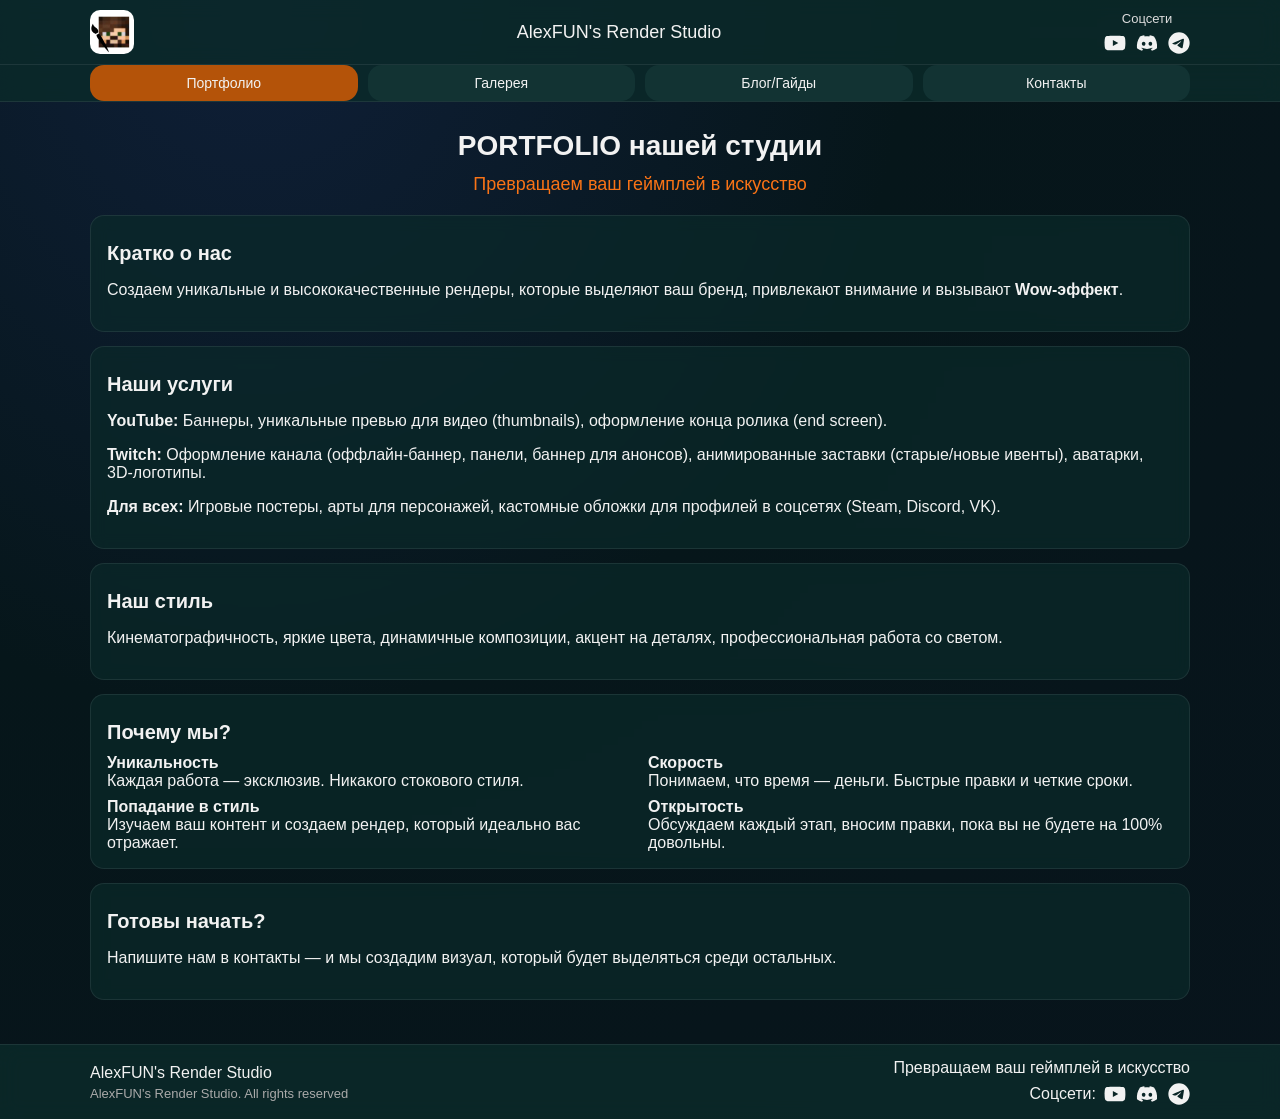
<file: index.html>
<!DOCTYPE html>
<html lang="ru">
<head>
  <meta charset="UTF-8">
  <meta name="viewport" content="width=device-width, initial-scale=1.0">
  <title>Портфолио</title>
  <link rel="stylesheet" href="style.css">
</head>
<body>

<div class="page">

  <header class="top-header">
    <div class="header-inner">

      <div class="brand-left">
        <img class="logo" src="img/logo.jpg" alt="logo">
      </div>

      <div class="brand-center">
        AlexFUN's Render Studio
      </div>

      <div class="social-top">
        <div class="social-label">Соцсети</div>
        <div class="social-icons">
          <a href="https://youtube.com/@alexfun_yt?si=rc8wTj687oJBsgTy" target="_blank" rel="noopener noreferrer">
            <svg class="social-icon" viewBox="0 0 576 512" aria-label="YouTube" role="img">
              <path d="M549.7 124.1C543.5 100.4 524.9 81.8 501.4 75.5 458.9 64 288.1 64 288.1 64S117.3 64 74.7 75.5C51.2 81.8 32.7 100.4 26.4 124.1 15 167 15 256.4 15 256.4s0 89.4 11.4 132.3c6.3 23.6 24.8 41.5 48.3 47.8 42.6 11.5 213.4 11.5 213.4 11.5s170.8 0 213.4-11.5c23.5-6.3 42-24.2 48.3-47.8 11.4-42.9 11.4-132.3 11.4-132.3s0-89.4-11.4-132.3zM232.2 337.6l0-162.4 142.7 81.2-142.7 81.2z"/>
            </svg>
          </a>
          <a href="https://discord.gg/whpRHEESE" target="_blank" rel="noopener noreferrer">
            <svg class="social-icon" viewBox="0 0 640 640" aria-label="Discord" role="img" fill="currentColor">
              <path d="M524.5 133.8C524.3 133.5 524.1 133.2 523.7 133.1C485.6 115.6 445.3 103.1 404 96C403.6 95.9 403.2 96 402.9 96.1C402.6 96.2 402.3 96.5 402.1 96.9C396.6 106.8 391.6 117.1 387.2 127.5C342.6 120.7 297.3 120.7 252.8 127.5C248.3 117 243.3 106.8 237.7 96.9C237.5 96.6 237.2 96.3 236.9 96.1C236.6 95.9 236.2 95.9 235.8 95.9C194.5 103 154.2 115.5 116.1 133C115.8 133.1 115.5 133.4 115.3 133.7C39.1 247.5 18.2 358.6 28.4 468.2C28.4 468.5 28.5 468.7 28.6 469C28.7 469.3 28.9 469.4 29.1 469.6C73.5 502.5 123.1 527.6 175.9 543.8C176.3 543.9 176.7 543.9 177 543.8C177.3 543.7 177.7 543.4 177.9 543.1C189.2 527.7 199.3 511.3 207.9 494.3C208 494.1 208.1 493.8 208.1 493.5C208.1 493.2 208.1 493 208 492.7C207.9 492.4 207.8 492.2 207.6 492.1C207.4 492 207.2 491.8 206.9 491.7C191.1 485.6 175.7 478.3 161 469.8C160.7 469.6 160.5 469.4 160.3 469.2C160.1 469 160 468.6 160 468.3C160 468 160 467.7 160.2 467.4C160.4 467.1 160.5 466.9 160.8 466.7C163.9 464.4 167 462 169.9 459.6C170.2 459.4 170.5 459.2 170.8 459.2C171.1 459.2 171.5 459.2 171.8 459.3C268 503.2 372.2 503.2 467.3 459.3C467.6 459.2 468 459.1 468.3 459.1C468.6 459.1 469 459.3 469.2 459.5C472.1 461.9 475.2 464.4 478.3 466.7C478.5 466.9 478.7 467.1 478.9 467.4C479.1 467.7 479.1 468 479.1 468.3C479.1 468.6 479 468.9 478.8 469.2C478.6 469.5 478.4 469.7 478.2 469.8C463.5 478.4 448.2 485.7 432.3 491.6C432.1 491.7 431.8 491.8 431.6 492C431.4 492.2 431.3 492.4 431.2 492.7C431.1 493 431.1 493.2 431.1 493.5C431.1 493.8 431.2 494 431.3 494.3C440.1 511.3 450.1 527.6 461.3 543.1C461.5 543.4 461.9 543.7 462.2 543.8C462.5 543.9 463 543.9 463.3 543.8C516.2 527.6 565.9 502.5 610.4 469.6C610.6 469.4 610.8 469.2 610.9 469C611 468.8 611.1 468.5 611.1 468.2C623.4 341.4 590.6 231.3 524.2 133.7zM222.5 401.5C193.5 401.5 169.7 374.9 169.7 342.3C169.7 309.7 193.1 283.1 222.5 283.1C252.2 283.1 275.8 309.9 275.3 342.3C275.3 375 251.9 401.5 222.5 401.5zM417.9 401.5C388.9 401.5 365.1 374.9 365.1 342.3C365.1 309.7 388.5 283.1 417.9 283.1C447.6 283.1 471.2 309.9 470.7 342.3C470.7 375 447.5 401.5 417.9 401.5z"/>
            </svg>
          </a>
          <a href="https://t.me/AlexFUNRenderStudio" target="_blank" rel="noopener noreferrer">
            <svg class="social-icon" viewBox="0 0 512 512" aria-label="Telegram" role="img">
              <path d="M256 8a248 248 0 1 0 0 496 248 248 0 1 0 0-496zM371 176.7c-3.7 39.2-19.9 134.4-28.1 178.3-3.5 18.6-10.3 24.8-16.9 25.4-14.4 1.3-25.3-9.5-39.3-18.7-21.8-14.3-34.2-23.2-55.3-37.2-24.5-16.1-8.6-25 5.3-39.5 3.7-3.8 67.1-61.5 68.3-66.7 .2-.7 .3-3.1-1.2-4.4s-3.6-.8-5.1-.5c-2.2 .5-37.1 23.5-104.6 69.1-9.9 6.8-18.9 10.1-26.9 9.9-8.9-.2-25.9-5-38.6-9.1-15.5-5-27.9-7.7-26.8-16.3 .6-4.5 6.7-9 18.4-13.7 72.3-31.5 120.5-52.3 144.6-62.3 68.9-28.6 83.2-33.6 92.5-33.8 2.1 0 6.6 .5 9.6 2.9 2 1.7 3.2 4.1 3.5 6.7 .5 3.2 .6 6.5 .4 9.8z"/>
            </svg>
          </a>
        </div>
      </div>

    </div>
  </header>

  <nav class="nav-row">
    <div class="nav-inner">
      <div class="nav-links">
        <a class="pill active" href="index.html">Портфолио</a>
        <a class="pill" href="gallery.html">Галерея</a>
        <a class="pill" href="blog.html">Блог/Гайды</a>
        <a class="pill" href="contacts.html">Контакты</a>
      </div>
    </div>
  </nav>

  <main class="content">

    <h1 class="center">PORTFOLIO нашей студии</h1>
    <p class="center subtitle">Превращаем ваш геймплей в искусство</p>

    <div class="card">
      <h2>Кратко о нас</h2>
      <p>Создаем уникальные и высококачественные рендеры, которые выделяют ваш бренд, привлекают внимание и вызывают <b>Wow-эффект</b>.</p>
    </div>

    <div class="card">
      <h2>Наши услуги</h2>
      <p><b>YouTube:</b> Баннеры, уникальные превью для видео (thumbnails), оформление конца ролика (end screen).</p>
      <p><b>Twitch:</b> Оформление канала (оффлайн-баннер, панели, баннер для анонсов), анимированные заставки (старые/новые ивенты), аватарки, 3D-логотипы.</p>
      <p><b>Для всех:</b> Игровые постеры, арты для персонажей, кастомные обложки для профилей в соцсетях (Steam, Discord, VK).</p>
    </div>

    <div class="card">
      <h2>Наш стиль</h2>
      <p>Кинематографичность, яркие цвета, динамичные композиции, акцент на деталях, профессиональная работа со светом.</p>
    </div>

    <div class="card">
      <h2>Почему мы?</h2>
      <div class="grid-2">
        <div>
          <b>Уникальность</b><br>
          Каждая работа — эксклюзив. Никакого стокового стиля.
        </div>
        <div>
          <b>Скорость</b><br>
          Понимаем, что время — деньги. Быстрые правки и четкие сроки.
        </div>
        <div>
          <b>Попадание в стиль</b><br>
          Изучаем ваш контент и создаем рендер, который идеально вас отражает.
        </div>
        <div>
          <b>Открытость</b><br>
          Обсуждаем каждый этап, вносим правки, пока вы не будете на 100% довольны.
        </div>
      </div>
    </div>

    <div class="card">
      <h2>Готовы начать?</h2>
      <p>Напишите нам в контакты — и мы создадим визуал, который будет выделяться среди остальных.</p>
    </div>

  </main>

  <footer class="footer">
    <div class="footer-inner">
      <div class="footer-left">
        <div class="footer-brand">AlexFUN's Render Studio</div>
        <div class="copyright">AlexFUN's Render Studio. All rights reserved</div>
      </div>

      <div class="footer-right">
        <div>Превращаем ваш геймплей в искусство</div>
        <div class="footer-social">
          Соцсети:
          <div class="social-icons">
            <a href="https://youtube.com/@alexfun_yt?si=rc8wTj687oJBsgTy" target="_blank" rel="noopener noreferrer">
              <svg class="social-icon" viewBox="0 0 576 512" aria-label="YouTube" role="img">
                <path d="M549.7 124.1C543.5 100.4 524.9 81.8 501.4 75.5 458.9 64 288.1 64 288.1 64S117.3 64 74.7 75.5C51.2 81.8 32.7 100.4 26.4 124.1 15 167 15 256.4 15 256.4s0 89.4 11.4 132.3c6.3 23.6 24.8 41.5 48.3 47.8 42.6 11.5 213.4 11.5 213.4 11.5s170.8 0 213.4-11.5c23.5-6.3 42-24.2 48.3-47.8 11.4-42.9 11.4-132.3 11.4-132.3s0-89.4-11.4-132.3zM232.2 337.6l0-162.4 142.7 81.2-142.7 81.2z"/>
              </svg>
            </a>
            <a href="https://discord.gg/whpRHEESE" target="_blank" rel="noopener noreferrer">
              <svg class="social-icon" viewBox="0 0 640 640" aria-label="Discord" role="img" fill="currentColor">
                <path d="M524.5 133.8C524.3 133.5 524.1 133.2 523.7 133.1C485.6 115.6 445.3 103.1 404 96C403.6 95.9 403.2 96 402.9 96.1C402.6 96.2 402.3 96.5 402.1 96.9C396.6 106.8 391.6 117.1 387.2 127.5C342.6 120.7 297.3 120.7 252.8 127.5C248.3 117 243.3 106.8 237.7 96.9C237.5 96.6 237.2 96.3 236.9 96.1C236.6 95.9 236.2 95.9 235.8 95.9C194.5 103 154.2 115.5 116.1 133C115.8 133.1 115.5 133.4 115.3 133.7C39.1 247.5 18.2 358.6 28.4 468.2C28.4 468.5 28.5 468.7 28.6 469C28.7 469.3 28.9 469.4 29.1 469.6C73.5 502.5 123.1 527.6 175.9 543.8C176.3 543.9 176.7 543.9 177 543.8C177.3 543.7 177.7 543.4 177.9 543.1C189.2 527.7 199.3 511.3 207.9 494.3C208 494.1 208.1 493.8 208.1 493.5C208.1 493.2 208.1 493 208 492.7C207.9 492.4 207.8 492.2 207.6 492.1C207.4 492 207.2 491.8 206.9 491.7C191.1 485.6 175.7 478.3 161 469.8C160.7 469.6 160.5 469.4 160.3 469.2C160.1 469 160 468.6 160 468.3C160 468 160 467.7 160.2 467.4C160.4 467.1 160.5 466.9 160.8 466.7C163.9 464.4 167 462 169.9 459.6C170.2 459.4 170.5 459.2 170.8 459.2C171.1 459.2 171.5 459.2 171.8 459.3C268 503.2 372.2 503.2 467.3 459.3C467.6 459.2 468 459.1 468.3 459.1C468.6 459.1 469 459.3 469.2 459.5C472.1 461.9 475.2 464.4 478.3 466.7C478.5 466.9 478.7 467.1 478.9 467.4C479.1 467.7 479.1 468 479.1 468.3C479.1 468.6 479 468.9 478.8 469.2C478.6 469.5 478.4 469.7 478.2 469.8C463.5 478.4 448.2 485.7 432.3 491.6C432.1 491.7 431.8 491.8 431.6 492C431.4 492.2 431.3 492.4 431.2 492.7C431.1 493 431.1 493.2 431.1 493.5C431.1 493.8 431.2 494 431.3 494.3C440.1 511.3 450.1 527.6 461.3 543.1C461.5 543.4 461.9 543.7 462.2 543.8C462.5 543.9 463 543.9 463.3 543.8C516.2 527.6 565.9 502.5 610.4 469.6C610.6 469.4 610.8 469.2 610.9 469C611 468.8 611.1 468.5 611.1 468.2C623.4 341.4 590.6 231.3 524.2 133.7zM222.5 401.5C193.5 401.5 169.7 374.9 169.7 342.3C169.7 309.7 193.1 283.1 222.5 283.1C252.2 283.1 275.8 309.9 275.3 342.3C275.3 375 251.9 401.5 222.5 401.5zM417.9 401.5C388.9 401.5 365.1 374.9 365.1 342.3C365.1 309.7 388.5 283.1 417.9 283.1C447.6 283.1 471.2 309.9 470.7 342.3C470.7 375 447.5 401.5 417.9 401.5z"/>
              </svg>
            </a>
            <a href="https://t.me/AlexFUNRenderStudio" target="_blank" rel="noopener noreferrer">
              <svg class="social-icon" viewBox="0 0 512 512" aria-label="Telegram" role="img">
                <path d="M256 8a248 248 0 1 0 0 496 248 248 0 1 0 0-496zM371 176.7c-3.7 39.2-19.9 134.4-28.1 178.3-3.5 18.6-10.3 24.8-16.9 25.4-14.4 1.3-25.3-9.5-39.3-18.7-21.8-14.3-34.2-23.2-55.3-37.2-24.5-16.1-8.6-25 5.3-39.5 3.7-3.8 67.1-61.5 68.3-66.7 .2-.7 .3-3.1-1.2-4.4s-3.6-.8-5.1-.5c-2.2 .5-37.1 23.5-104.6 69.1-9.9 6.8-18.9 10.1-26.9 9.9-8.9-.2-25.9-5-38.6-9.1-15.5-5-27.9-7.7-26.8-16.3 .6-4.5 6.7-9 18.4-13.7 72.3-31.5 120.5-52.3 144.6-62.3 68.9-28.6 83.2-33.6 92.5-33.8 2.1 0 6.6 .5 9.6 2.9 2 1.7 3.2 4.1 3.5 6.7 .5 3.2 .6 6.5 .4 9.8z"/>
              </svg>
            </a>
          </div>
        </div>
      </div>
    </div>
  </footer>

</div>

</body>
</html>
</file>
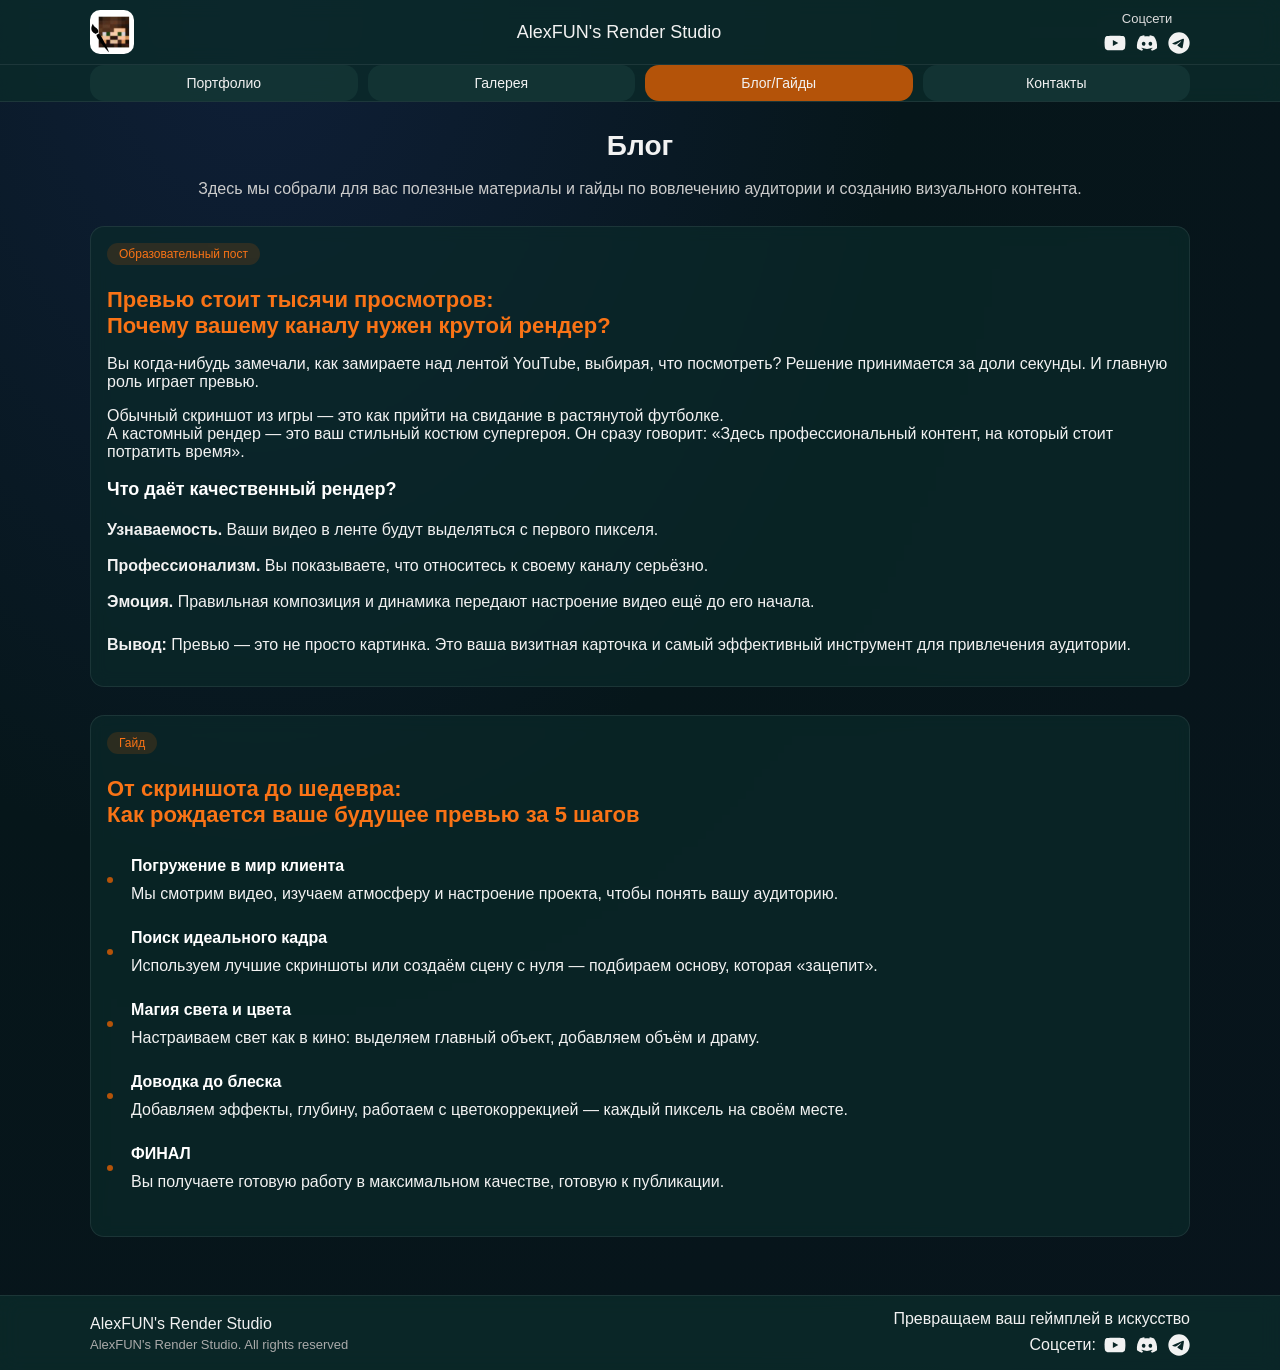
<file: blog.html>
<!DOCTYPE html>
<html lang="ru">
<head>
  <meta charset="UTF-8">
  <meta name="viewport" content="width=device-width, initial-scale=1.0">
  <title>Блог</title>
  <link rel="stylesheet" href="style.css">
</head>
<body>

<div class="page">

  <header class="top-header">
    <div class="header-inner">
      <div class="brand-left">
        <img class="logo" src="img/logo.jpg" alt="logo">
      </div>
      <div class="brand-center">
        AlexFUN's Render Studio
      </div>
      <div class="social-top">
        <div class="social-label">Соцсети</div>
        <div class="social-icons">
          <a href="https://youtube.com/@alexfun_yt?si=rc8wTj687oJBsgTy" target="_blank" rel="noopener noreferrer">
            <svg class="social-icon" viewBox="0 0 576 512" aria-label="YouTube" role="img">
              <path d="M549.7 124.1C543.5 100.4 524.9 81.8 501.4 75.5 458.9 64 288.1 64 288.1 64S117.3 64 74.7 75.5C51.2 81.8 32.7 100.4 26.4 124.1 15 167 15 256.4 15 256.4s0 89.4 11.4 132.3c6.3 23.6 24.8 41.5 48.3 47.8 42.6 11.5 213.4 11.5 213.4 11.5s170.8 0 213.4-11.5c23.5-6.3 42-24.2 48.3-47.8 11.4-42.9 11.4-132.3 11.4-132.3s0-89.4-11.4-132.3zM232.2 337.6l0-162.4 142.7 81.2-142.7 81.2z"/>
            </svg>
          </a>
          <a href="https://discord.gg/whpRHEESE" target="_blank" rel="noopener noreferrer">
            <svg class="social-icon" viewBox="0 0 640 640" aria-label="Discord" role="img" fill="currentColor">
              <path d="M524.5 133.8C524.3 133.5 524.1 133.2 523.7 133.1C485.6 115.6 445.3 103.1 404 96C403.6 95.9 403.2 96 402.9 96.1C402.6 96.2 402.3 96.5 402.1 96.9C396.6 106.8 391.6 117.1 387.2 127.5C342.6 120.7 297.3 120.7 252.8 127.5C248.3 117 243.3 106.8 237.7 96.9C237.5 96.6 237.2 96.3 236.9 96.1C236.6 95.9 236.2 95.9 235.8 95.9C194.5 103 154.2 115.5 116.1 133C115.8 133.1 115.5 133.4 115.3 133.7C39.1 247.5 18.2 358.6 28.4 468.2C28.4 468.5 28.5 468.7 28.6 469C28.7 469.3 28.9 469.4 29.1 469.6C73.5 502.5 123.1 527.6 175.9 543.8C176.3 543.9 176.7 543.9 177 543.8C177.3 543.7 177.7 543.4 177.9 543.1C189.2 527.7 199.3 511.3 207.9 494.3C208 494.1 208.1 493.8 208.1 493.5C208.1 493.2 208.1 493 208 492.7C207.9 492.4 207.8 492.2 207.6 492.1C207.4 492 207.2 491.8 206.9 491.7C191.1 485.6 175.7 478.3 161 469.8C160.7 469.6 160.5 469.4 160.3 469.2C160.1 469 160 468.6 160 468.3C160 468 160 467.7 160.2 467.4C160.4 467.1 160.5 466.9 160.8 466.7C163.9 464.4 167 462 169.9 459.6C170.2 459.4 170.5 459.2 170.8 459.2C171.1 459.2 171.5 459.2 171.8 459.3C268 503.2 372.2 503.2 467.3 459.3C467.6 459.2 468 459.1 468.3 459.1C468.6 459.1 469 459.3 469.2 459.5C472.1 461.9 475.2 464.4 478.3 466.7C478.5 466.9 478.7 467.1 478.9 467.4C479.1 467.7 479.1 468 479.1 468.3C479.1 468.6 479 468.9 478.8 469.2C478.6 469.5 478.4 469.7 478.2 469.8C463.5 478.4 448.2 485.7 432.3 491.6C432.1 491.7 431.8 491.8 431.6 492C431.4 492.2 431.3 492.4 431.2 492.7C431.1 493 431.1 493.2 431.1 493.5C431.1 493.8 431.2 494 431.3 494.3C440.1 511.3 450.1 527.6 461.3 543.1C461.5 543.4 461.9 543.7 462.2 543.8C462.5 543.9 463 543.9 463.3 543.8C516.2 527.6 565.9 502.5 610.4 469.6C610.6 469.4 610.8 469.2 610.9 469C611 468.8 611.1 468.5 611.1 468.2C623.4 341.4 590.6 231.3 524.2 133.7zM222.5 401.5C193.5 401.5 169.7 374.9 169.7 342.3C169.7 309.7 193.1 283.1 222.5 283.1C252.2 283.1 275.8 309.9 275.3 342.3C275.3 375 251.9 401.5 222.5 401.5zM417.9 401.5C388.9 401.5 365.1 374.9 365.1 342.3C365.1 309.7 388.5 283.1 417.9 283.1C447.6 283.1 471.2 309.9 470.7 342.3C470.7 375 447.5 401.5 417.9 401.5z"/>
            </svg>
          </a>
          <a href="https://t.me/AlexFUNRenderStudio" target="_blank" rel="noopener noreferrer">
            <svg class="social-icon" viewBox="0 0 512 512" aria-label="Telegram" role="img">
              <path d="M256 8a248 248 0 1 0 0 496 248 248 0 1 0 0-496zM371 176.7c-3.7 39.2-19.9 134.4-28.1 178.3-3.5 18.6-10.3 24.8-16.9 25.4-14.4 1.3-25.3-9.5-39.3-18.7-21.8-14.3-34.2-23.2-55.3-37.2-24.5-16.1-8.6-25 5.3-39.5 3.7-3.8 67.1-61.5 68.3-66.7 .2-.7 .3-3.1-1.2-4.4s-3.6-.8-5.1-.5c-2.2 .5-37.1 23.5-104.6 69.1-9.9 6.8-18.9 10.1-26.9 9.9-8.9-.2-25.9-5-38.6-9.1-15.5-5-27.9-7.7-26.8-16.3 .6-4.5 6.7-9 18.4-13.7 72.3-31.5 120.5-52.3 144.6-62.3 68.9-28.6 83.2-33.6 92.5-33.8 2.1 0 6.6 .5 9.6 2.9 2 1.7 3.2 4.1 3.5 6.7 .5 3.2 .6 6.5 .4 9.8z"/>
            </svg>
          </a>
        </div>
      </div>
    </div>
  </header>

  <nav class="nav-row">
    <div class="nav-inner">
      <div class="nav-links">
        <a class="pill" href="index.html">Портфолио</a>
        <a class="pill" href="gallery.html">Галерея</a>
        <a class="pill active" href="blog.html">Блог/Гайды</a>
        <a class="pill" href="contacts.html">Контакты</a>
      </div>
    </div>
  </nav>

  <main class="content">

    <h1 class="center">Блог</h1>
    <p class="blog-intro">Здесь мы собрали для вас полезные материалы и гайды по вовлечению аудитории и созданию визуального контента.</p>

    <div class="card blog-section">
      <span class="meta-tag">Образовательный пост</span>
      <h2>Превью стоит тысячи просмотров:<br>Почему вашему каналу нужен крутой рендер?</h2>
      
      <p>Вы когда-нибудь замечали, как замираете над лентой YouTube, выбирая, что посмотреть? Решение принимается за доли секунды. И главную роль играет превью.</p>
      
      <p>Обычный скриншот из игры — это как прийти на свидание в растянутой футболке.<br>
      А кастомный рендер — это ваш стильный костюм супергероя. Он сразу говорит: «Здесь профессиональный контент, на который стоит потратить время».</p>

      <h3>Что даёт качественный рендер?</h3>
      <ul class="benefits-list">
        <li><b>Узнаваемость.</b> Ваши видео в ленте будут выделяться с первого пикселя.</li>
        <li><b>Профессионализм.</b> Вы показываете, что относитесь к своему каналу серьёзно.</li>
        <li><b>Эмоция.</b> Правильная композиция и динамика передают настроение видео ещё до его начала.</li>
      </ul>

      <p><b>Вывод:</b> Превью — это не просто картинка. Это ваша визитная карточка и самый эффективный инструмент для привлечения аудитории.</p>
    </div>

    <div class="card blog-section">
      <span class="meta-tag">Гайд</span>
      <h2>От скриншота до шедевра:<br>Как рождается ваше будущее превью за 5 шагов</h2>

      <ol class="steps-list">
        <li>
          <strong>Погружение в мир клиента</strong>
          Мы смотрим видео, изучаем атмосферу и настроение проекта, чтобы понять вашу аудиторию.
        </li>
        <li>
          <strong>Поиск идеального кадра</strong>
          Используем лучшие скриншоты или создаём сцену с нуля — подбираем основу, которая «зацепит».
        </li>
        <li>
          <strong>Магия света и цвета</strong>
          Настраиваем свет как в кино: выделяем главный объект, добавляем объём и драму.
        </li>
        <li>
          <strong>Доводка до блеска</strong>
          Добавляем эффекты, глубину, работаем с цветокоррекцией — каждый пиксель на своём месте.
        </li>
        <li>
          <strong>ФИНАЛ</strong>
          Вы получаете готовую работу в максимальном качестве, готовую к публикации.
        </li>
      </ol>
    </div>

  </main>

  <footer class="footer">
    <div class="footer-inner">
      <div class="footer-left">
        <div class="footer-brand">AlexFUN's Render Studio</div>
        <div class="copyright">AlexFUN's Render Studio. All rights reserved</div>
      </div>
      <div class="footer-right">
        <div>Превращаем ваш геймплей в искусство</div>
        <div class="footer-social">
          Соцсети:
          <div class="social-icons">
            <a href="https://youtube.com/@alexfun_yt?si=rc8wTj687oJBsgTy" target="_blank" rel="noopener noreferrer">
              <svg class="social-icon" viewBox="0 0 576 512" aria-label="YouTube" role="img">
                <path d="M549.7 124.1C543.5 100.4 524.9 81.8 501.4 75.5 458.9 64 288.1 64 288.1 64S117.3 64 74.7 75.5C51.2 81.8 32.7 100.4 26.4 124.1 15 167 15 256.4 15 256.4s0 89.4 11.4 132.3c6.3 23.6 24.8 41.5 48.3 47.8 42.6 11.5 213.4 11.5 213.4 11.5s170.8 0 213.4-11.5c23.5-6.3 42-24.2 48.3-47.8 11.4-42.9 11.4-132.3 11.4-132.3s0-89.4-11.4-132.3zM232.2 337.6l0-162.4 142.7 81.2-142.7 81.2z"/>
              </svg>
            </a>
            <a href="https://discord.gg/whpRHEESE" target="_blank" rel="noopener noreferrer">
              <svg class="social-icon" viewBox="0 0 640 640" aria-label="Discord" role="img" fill="currentColor">
                <path d="M524.5 133.8C524.3 133.5 524.1 133.2 523.7 133.1C485.6 115.6 445.3 103.1 404 96C403.6 95.9 403.2 96 402.9 96.1C402.6 96.2 402.3 96.5 402.1 96.9C396.6 106.8 391.6 117.1 387.2 127.5C342.6 120.7 297.3 120.7 252.8 127.5C248.3 117 243.3 106.8 237.7 96.9C237.5 96.6 237.2 96.3 236.9 96.1C236.6 95.9 236.2 95.9 235.8 95.9C194.5 103 154.2 115.5 116.1 133C115.8 133.1 115.5 133.4 115.3 133.7C39.1 247.5 18.2 358.6 28.4 468.2C28.4 468.5 28.5 468.7 28.6 469C28.7 469.3 28.9 469.4 29.1 469.6C73.5 502.5 123.1 527.6 175.9 543.8C176.3 543.9 176.7 543.9 177 543.8C177.3 543.7 177.7 543.4 177.9 543.1C189.2 527.7 199.3 511.3 207.9 494.3C208 494.1 208.1 493.8 208.1 493.5C208.1 493.2 208.1 493 208 492.7C207.9 492.4 207.8 492.2 207.6 492.1C207.4 492 207.2 491.8 206.9 491.7C191.1 485.6 175.7 478.3 161 469.8C160.7 469.6 160.5 469.4 160.3 469.2C160.1 469 160 468.6 160 468.3C160 468 160 467.7 160.2 467.4C160.4 467.1 160.5 466.9 160.8 466.7C163.9 464.4 167 462 169.9 459.6C170.2 459.4 170.5 459.2 170.8 459.2C171.1 459.2 171.5 459.2 171.8 459.3C268 503.2 372.2 503.2 467.3 459.3C467.6 459.2 468 459.1 468.3 459.1C468.6 459.1 469 459.3 469.2 459.5C472.1 461.9 475.2 464.4 478.3 466.7C478.5 466.9 478.7 467.1 478.9 467.4C479.1 467.7 479.1 468 479.1 468.3C479.1 468.6 479 468.9 478.8 469.2C478.6 469.5 478.4 469.7 478.2 469.8C463.5 478.4 448.2 485.7 432.3 491.6C432.1 491.7 431.8 491.8 431.6 492C431.4 492.2 431.3 492.4 431.2 492.7C431.1 493 431.1 493.2 431.1 493.5C431.1 493.8 431.2 494 431.3 494.3C440.1 511.3 450.1 527.6 461.3 543.1C461.5 543.4 461.9 543.7 462.2 543.8C462.5 543.9 463 543.9 463.3 543.8C516.2 527.6 565.9 502.5 610.4 469.6C610.6 469.4 610.8 469.2 610.9 469C611 468.8 611.1 468.5 611.1 468.2C623.4 341.4 590.6 231.3 524.2 133.7zM222.5 401.5C193.5 401.5 169.7 374.9 169.7 342.3C169.7 309.7 193.1 283.1 222.5 283.1C252.2 283.1 275.8 309.9 275.3 342.3C275.3 375 251.9 401.5 222.5 401.5zM417.9 401.5C388.9 401.5 365.1 374.9 365.1 342.3C365.1 309.7 388.5 283.1 417.9 283.1C447.6 283.1 471.2 309.9 470.7 342.3C470.7 375 447.5 401.5 417.9 401.5z"/>
              </svg>
            </a>
            <a href="https://t.me/AlexFUNRenderStudio" target="_blank" rel="noopener noreferrer">
              <svg class="social-icon" viewBox="0 0 512 512" aria-label="Telegram" role="img">
                <path d="M256 8a248 248 0 1 0 0 496 248 248 0 1 0 0-496zM371 176.7c-3.7 39.2-19.9 134.4-28.1 178.3-3.5 18.6-10.3 24.8-16.9 25.4-14.4 1.3-25.3-9.5-39.3-18.7-21.8-14.3-34.2-23.2-55.3-37.2-24.5-16.1-8.6-25 5.3-39.5 3.7-3.8 67.1-61.5 68.3-66.7 .2-.7 .3-3.1-1.2-4.4s-3.6-.8-5.1-.5c-2.2 .5-37.1 23.5-104.6 69.1-9.9 6.8-18.9 10.1-26.9 9.9-8.9-.2-25.9-5-38.6-9.1-15.5-5-27.9-7.7-26.8-16.3 .6-4.5 6.7-9 18.4-13.7 72.3-31.5 120.5-52.3 144.6-62.3 68.9-28.6 83.2-33.6 92.5-33.8 2.1 0 6.6 .5 9.6 2.9 2 1.7 3.2 4.1 3.5 6.7 .5 3.2 .6 6.5 .4 9.8z"/>
              </svg>
            </a>
          </div>
        </div>
      </div>
    </div>
  </footer>

</div>

</body>
</html>
</file>
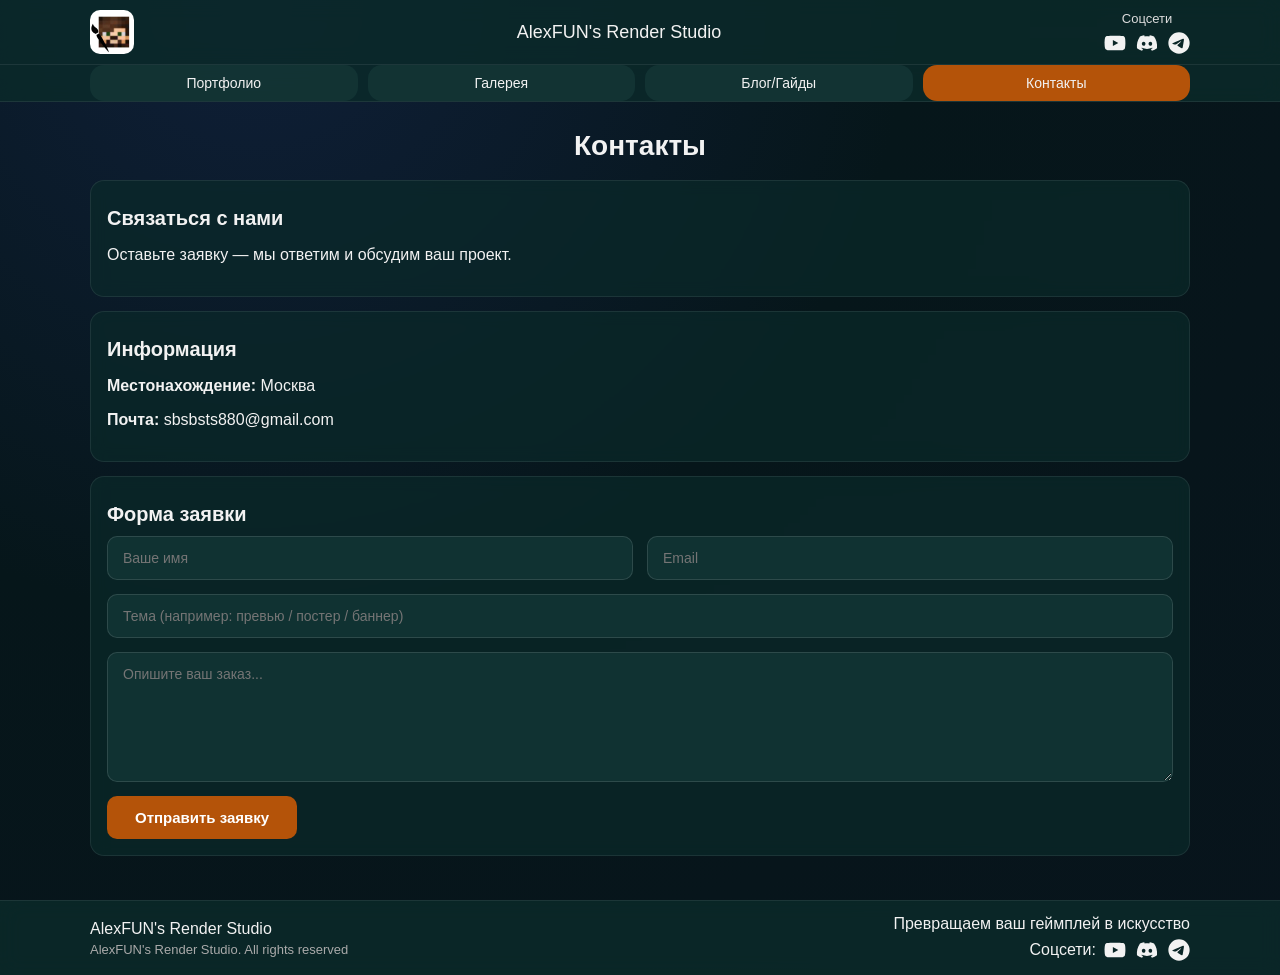
<file: contacts.html>
<!DOCTYPE html>
<html lang="ru">
<head>
  <meta charset="UTF-8">
  <meta name="viewport" content="width=device-width, initial-scale=1.0">
  <title>Контакты</title>
  <link rel="stylesheet" href="style.css">
</head>
<body>

<div class="page">

  <header class="top-header">
    <div class="header-inner">

      <div class="brand-left">
        <img class="logo" src="img/logo.jpg" alt="logo">
      </div>

      <div class="brand-center">
        AlexFUN's Render Studio
      </div>

      <div class="social-top">
        <div class="social-label">Соцсети</div>
        <div class="social-icons">
          <a href="https://youtube.com/@alexfun_yt?si=rc8wTj687oJBsgTy" target="_blank" rel="noopener noreferrer">
            <svg class="social-icon" viewBox="0 0 576 512" aria-label="YouTube" role="img">
              <path d="M549.7 124.1C543.5 100.4 524.9 81.8 501.4 75.5 458.9 64 288.1 64 288.1 64S117.3 64 74.7 75.5C51.2 81.8 32.7 100.4 26.4 124.1 15 167 15 256.4 15 256.4s0 89.4 11.4 132.3c6.3 23.6 24.8 41.5 48.3 47.8 42.6 11.5 213.4 11.5 213.4 11.5s170.8 0 213.4-11.5c23.5-6.3 42-24.2 48.3-47.8 11.4-42.9 11.4-132.3 11.4-132.3s0-89.4-11.4-132.3zM232.2 337.6l0-162.4 142.7 81.2-142.7 81.2z"/>
            </svg>
          </a>
          <a href="https://discord.gg/whpRHEESE" target="_blank" rel="noopener noreferrer">
            <svg class="social-icon" viewBox="0 0 640 640" aria-label="Discord" role="img" fill="currentColor">
              <path d="M524.5 133.8C524.3 133.5 524.1 133.2 523.7 133.1C485.6 115.6 445.3 103.1 404 96C403.6 95.9 403.2 96 402.9 96.1C402.6 96.2 402.3 96.5 402.1 96.9C396.6 106.8 391.6 117.1 387.2 127.5C342.6 120.7 297.3 120.7 252.8 127.5C248.3 117 243.3 106.8 237.7 96.9C237.5 96.6 237.2 96.3 236.9 96.1C236.6 95.9 236.2 95.9 235.8 95.9C194.5 103 154.2 115.5 116.1 133C115.8 133.1 115.5 133.4 115.3 133.7C39.1 247.5 18.2 358.6 28.4 468.2C28.4 468.5 28.5 468.7 28.6 469C28.7 469.3 28.9 469.4 29.1 469.6C73.5 502.5 123.1 527.6 175.9 543.8C176.3 543.9 176.7 543.9 177 543.8C177.3 543.7 177.7 543.4 177.9 543.1C189.2 527.7 199.3 511.3 207.9 494.3C208 494.1 208.1 493.8 208.1 493.5C208.1 493.2 208.1 493 208 492.7C207.9 492.4 207.8 492.2 207.6 492.1C207.4 492 207.2 491.8 206.9 491.7C191.1 485.6 175.7 478.3 161 469.8C160.7 469.6 160.5 469.4 160.3 469.2C160.1 469 160 468.6 160 468.3C160 468 160 467.7 160.2 467.4C160.4 467.1 160.5 466.9 160.8 466.7C163.9 464.4 167 462 169.9 459.6C170.2 459.4 170.5 459.2 170.8 459.2C171.1 459.2 171.5 459.2 171.8 459.3C268 503.2 372.2 503.2 467.3 459.3C467.6 459.2 468 459.1 468.3 459.1C468.6 459.1 469 459.3 469.2 459.5C472.1 461.9 475.2 464.4 478.3 466.7C478.5 466.9 478.7 467.1 478.9 467.4C479.1 467.7 479.1 468 479.1 468.3C479.1 468.6 479 468.9 478.8 469.2C478.6 469.5 478.4 469.7 478.2 469.8C463.5 478.4 448.2 485.7 432.3 491.6C432.1 491.7 431.8 491.8 431.6 492C431.4 492.2 431.3 492.4 431.2 492.7C431.1 493 431.1 493.2 431.1 493.5C431.1 493.8 431.2 494 431.3 494.3C440.1 511.3 450.1 527.6 461.3 543.1C461.5 543.4 461.9 543.7 462.2 543.8C462.5 543.9 463 543.9 463.3 543.8C516.2 527.6 565.9 502.5 610.4 469.6C610.6 469.4 610.8 469.2 610.9 469C611 468.8 611.1 468.5 611.1 468.2C623.4 341.4 590.6 231.3 524.2 133.7zM222.5 401.5C193.5 401.5 169.7 374.9 169.7 342.3C169.7 309.7 193.1 283.1 222.5 283.1C252.2 283.1 275.8 309.9 275.3 342.3C275.3 375 251.9 401.5 222.5 401.5zM417.9 401.5C388.9 401.5 365.1 374.9 365.1 342.3C365.1 309.7 388.5 283.1 417.9 283.1C447.6 283.1 471.2 309.9 470.7 342.3C470.7 375 447.5 401.5 417.9 401.5z"/>
            </svg>
          </a>
          <a href="https://t.me/AlexFUNRenderStudio" target="_blank" rel="noopener noreferrer">
            <svg class="social-icon" viewBox="0 0 512 512" aria-label="Telegram" role="img">
              <path d="M256 8a248 248 0 1 0 0 496 248 248 0 1 0 0-496zM371 176.7c-3.7 39.2-19.9 134.4-28.1 178.3-3.5 18.6-10.3 24.8-16.9 25.4-14.4 1.3-25.3-9.5-39.3-18.7-21.8-14.3-34.2-23.2-55.3-37.2-24.5-16.1-8.6-25 5.3-39.5 3.7-3.8 67.1-61.5 68.3-66.7 .2-.7 .3-3.1-1.2-4.4s-3.6-.8-5.1-.5c-2.2 .5-37.1 23.5-104.6 69.1-9.9 6.8-18.9 10.1-26.9 9.9-8.9-.2-25.9-5-38.6-9.1-15.5-5-27.9-7.7-26.8-16.3 .6-4.5 6.7-9 18.4-13.7 72.3-31.5 120.5-52.3 144.6-62.3 68.9-28.6 83.2-33.6 92.5-33.8 2.1 0 6.6 .5 9.6 2.9 2 1.7 3.2 4.1 3.5 6.7 .5 3.2 .6 6.5 .4 9.8z"/>
            </svg>
          </a>
        </div>
      </div>

    </div>
  </header>

  <nav class="nav-row">
    <div class="nav-inner">
      <div class="nav-links">
        <a class="pill" href="index.html">Портфолио</a>
        <a class="pill" href="gallery.html">Галерея</a>
        <a class="pill" href="blog.html">Блог/Гайды</a>
        <a class="pill active" href="contacts.html">Контакты</a>
      </div>
    </div>
  </nav>

  <main class="content">

    <h1 class="center">Контакты</h1>

    <div class="card">
      <h2>Связаться с нами</h2>
      <p>Оставьте заявку — мы ответим и обсудим ваш проект.</p>
    </div>

    <div class="card">
      <h2>Информация</h2>
      <p><b>Местонахождение:</b> Москва</p>
      <p><b>Почта:</b> sbsbsts880@gmail.com</p>
    </div>

    <div class="card">
      <h2>Форма заявки</h2>

      <form class="form">

        <div class="form-row">
          <input type="text" placeholder="Ваше имя" required>
          <input type="email" placeholder="Email" required>
        </div>

        <input type="text" placeholder="Тема (например: превью / постер / баннер)">

        <textarea placeholder="Опишите ваш заказ..." required></textarea>

        <button type="submit">Отправить заявку</button>

      </form>

    </div>

  </main>

  <footer class="footer">
    <div class="footer-inner">
      <div class="footer-left">
        <div class="footer-brand">AlexFUN's Render Studio</div>
        <div class="copyright">AlexFUN's Render Studio. All rights reserved</div>
      </div>

      <div class="footer-right">
        <div>Превращаем ваш геймплей в искусство</div>
        <div class="footer-social">
          Соцсети:
          <div class="social-icons">
            <a href="https://youtube.com/@alexfun_yt?si=rc8wTj687oJBsgTy" target="_blank" rel="noopener noreferrer">
              <svg class="social-icon" viewBox="0 0 576 512" aria-label="YouTube" role="img">
                <path d="M549.7 124.1C543.5 100.4 524.9 81.8 501.4 75.5 458.9 64 288.1 64 288.1 64S117.3 64 74.7 75.5C51.2 81.8 32.7 100.4 26.4 124.1 15 167 15 256.4 15 256.4s0 89.4 11.4 132.3c6.3 23.6 24.8 41.5 48.3 47.8 42.6 11.5 213.4 11.5 213.4 11.5s170.8 0 213.4-11.5c23.5-6.3 42-24.2 48.3-47.8 11.4-42.9 11.4-132.3 11.4-132.3s0-89.4-11.4-132.3zM232.2 337.6l0-162.4 142.7 81.2-142.7 81.2z"/>
              </svg>
            </a>
            <a href="https://discord.gg/whpRHEESE" target="_blank" rel="noopener noreferrer">
              <svg class="social-icon" viewBox="0 0 640 640" aria-label="Discord" role="img" fill="currentColor">
                <path d="M524.5 133.8C524.3 133.5 524.1 133.2 523.7 133.1C485.6 115.6 445.3 103.1 404 96C403.6 95.9 403.2 96 402.9 96.1C402.6 96.2 402.3 96.5 402.1 96.9C396.6 106.8 391.6 117.1 387.2 127.5C342.6 120.7 297.3 120.7 252.8 127.5C248.3 117 243.3 106.8 237.7 96.9C237.5 96.6 237.2 96.3 236.9 96.1C236.6 95.9 236.2 95.9 235.8 95.9C194.5 103 154.2 115.5 116.1 133C115.8 133.1 115.5 133.4 115.3 133.7C39.1 247.5 18.2 358.6 28.4 468.2C28.4 468.5 28.5 468.7 28.6 469C28.7 469.3 28.9 469.4 29.1 469.6C73.5 502.5 123.1 527.6 175.9 543.8C176.3 543.9 176.7 543.9 177 543.8C177.3 543.7 177.7 543.4 177.9 543.1C189.2 527.7 199.3 511.3 207.9 494.3C208 494.1 208.1 493.8 208.1 493.5C208.1 493.2 208.1 493 208 492.7C207.9 492.4 207.8 492.2 207.6 492.1C207.4 492 207.2 491.8 206.9 491.7C191.1 485.6 175.7 478.3 161 469.8C160.7 469.6 160.5 469.4 160.3 469.2C160.1 469 160 468.6 160 468.3C160 468 160 467.7 160.2 467.4C160.4 467.1 160.5 466.9 160.8 466.7C163.9 464.4 167 462 169.9 459.6C170.2 459.4 170.5 459.2 170.8 459.2C171.1 459.2 171.5 459.2 171.8 459.3C268 503.2 372.2 503.2 467.3 459.3C467.6 459.2 468 459.1 468.3 459.1C468.6 459.1 469 459.3 469.2 459.5C472.1 461.9 475.2 464.4 478.3 466.7C478.5 466.9 478.7 467.1 478.9 467.4C479.1 467.7 479.1 468 479.1 468.3C479.1 468.6 479 468.9 478.8 469.2C478.6 469.5 478.4 469.7 478.2 469.8C463.5 478.4 448.2 485.7 432.3 491.6C432.1 491.7 431.8 491.8 431.6 492C431.4 492.2 431.3 492.4 431.2 492.7C431.1 493 431.1 493.2 431.1 493.5C431.1 493.8 431.2 494 431.3 494.3C440.1 511.3 450.1 527.6 461.3 543.1C461.5 543.4 461.9 543.7 462.2 543.8C462.5 543.9 463 543.9 463.3 543.8C516.2 527.6 565.9 502.5 610.4 469.6C610.6 469.4 610.8 469.2 610.9 469C611 468.8 611.1 468.5 611.1 468.2C623.4 341.4 590.6 231.3 524.2 133.7zM222.5 401.5C193.5 401.5 169.7 374.9 169.7 342.3C169.7 309.7 193.1 283.1 222.5 283.1C252.2 283.1 275.8 309.9 275.3 342.3C275.3 375 251.9 401.5 222.5 401.5zM417.9 401.5C388.9 401.5 365.1 374.9 365.1 342.3C365.1 309.7 388.5 283.1 417.9 283.1C447.6 283.1 471.2 309.9 470.7 342.3C470.7 375 447.5 401.5 417.9 401.5z"/>
              </svg>
            </a>
            <a href="https://t.me/AlexFUNRenderStudio" target="_blank" rel="noopener noreferrer">
              <svg class="social-icon" viewBox="0 0 512 512" aria-label="Telegram" role="img">
                <path d="M256 8a248 248 0 1 0 0 496 248 248 0 1 0 0-496zM371 176.7c-3.7 39.2-19.9 134.4-28.1 178.3-3.5 18.6-10.3 24.8-16.9 25.4-14.4 1.3-25.3-9.5-39.3-18.7-21.8-14.3-34.2-23.2-55.3-37.2-24.5-16.1-8.6-25 5.3-39.5 3.7-3.8 67.1-61.5 68.3-66.7 .2-.7 .3-3.1-1.2-4.4s-3.6-.8-5.1-.5c-2.2 .5-37.1 23.5-104.6 69.1-9.9 6.8-18.9 10.1-26.9 9.9-8.9-.2-25.9-5-38.6-9.1-15.5-5-27.9-7.7-26.8-16.3 .6-4.5 6.7-9 18.4-13.7 72.3-31.5 120.5-52.3 144.6-62.3 68.9-28.6 83.2-33.6 92.5-33.8 2.1 0 6.6 .5 9.6 2.9 2 1.7 3.2 4.1 3.5 6.7 .5 3.2 .6 6.5 .4 9.8z"/>
              </svg>
            </a>
          </div>
        </div>
      </div>
    </div>
  </footer>

</div>

</body>
</html>
</file>
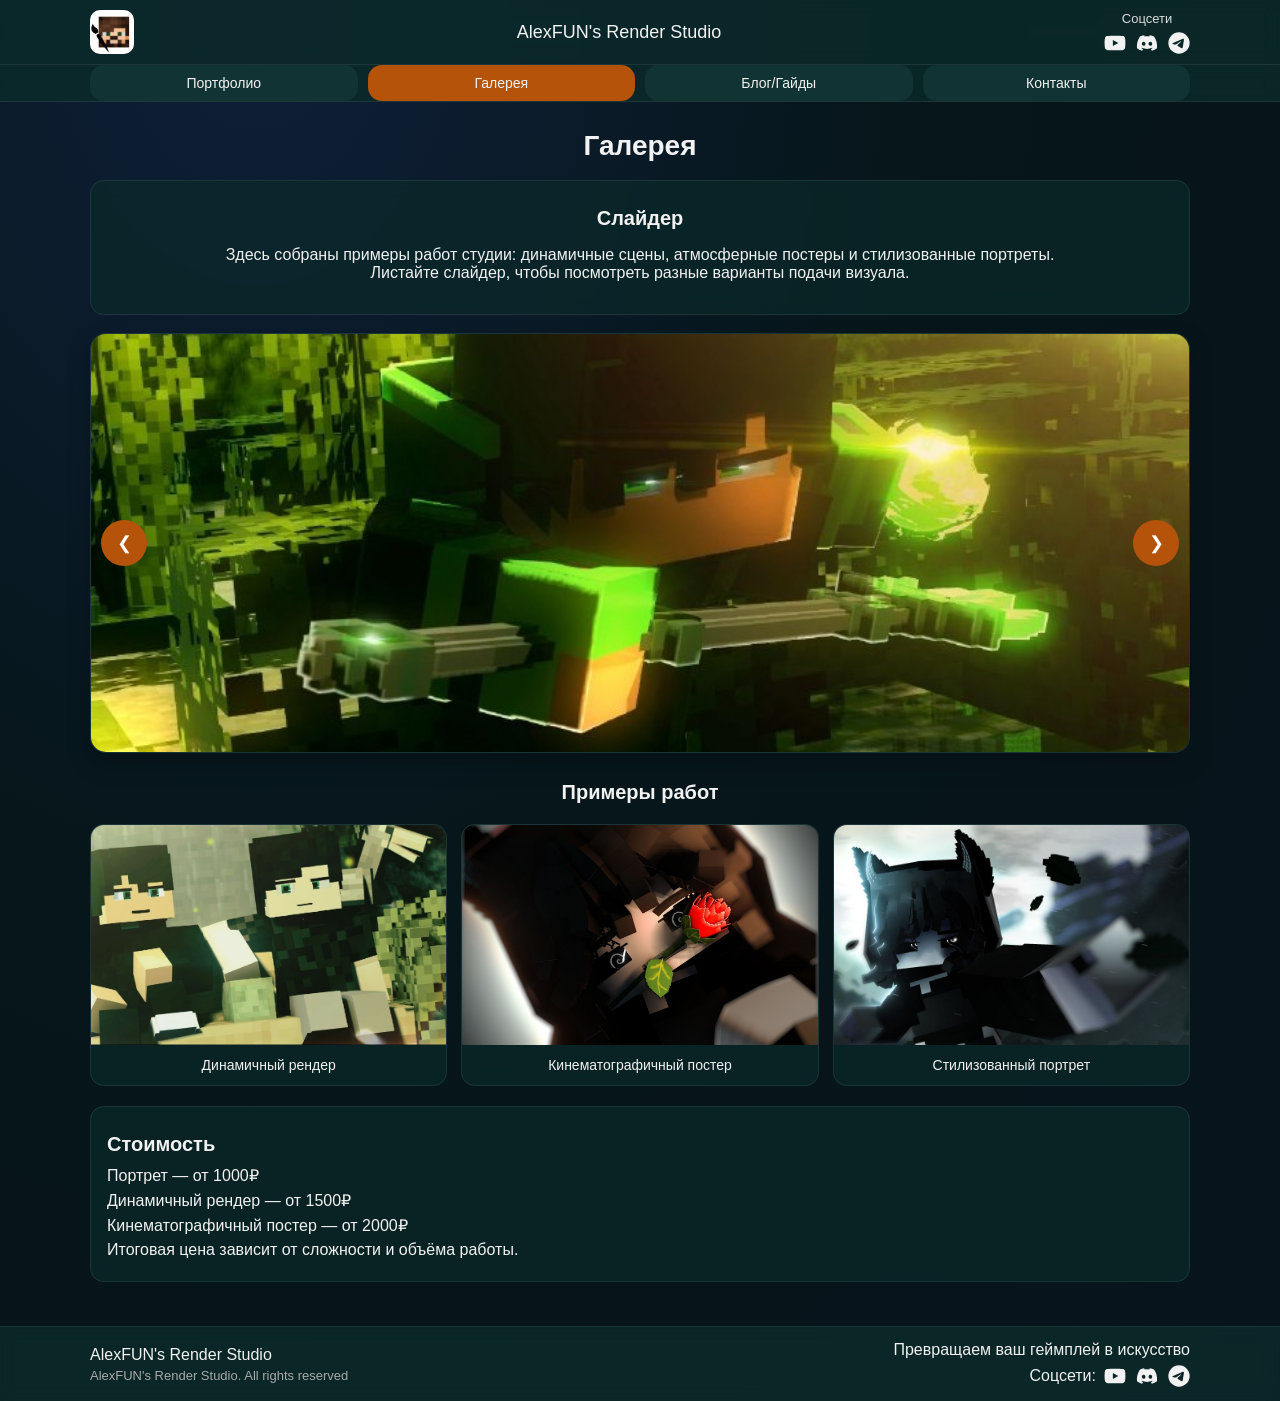
<file: gallery.html>
<!DOCTYPE html>
<html lang="ru">
<head>
  <meta charset="UTF-8">
  <meta name="viewport" content="width=device-width, initial-scale=1.0">
  <title>Галерея</title>
  <link rel="stylesheet" href="style.css">
</head>
<body>

<div class="page">

  <header class="top-header">
    <div class="header-inner">

      <div class="brand-left">
        <img class="logo" src="img/logo.jpg" alt="logo">
      </div>

      <div class="brand-center">
        AlexFUN's Render Studio
      </div>

      <div class="social-top">
        <div class="social-label">Соцсети</div>
        <div class="social-icons">
          <a href="https://youtube.com/@alexfun_yt?si=rc8wTj687oJBsgTy" target="_blank" rel="noopener noreferrer">
            <svg class="social-icon" viewBox="0 0 576 512" aria-label="YouTube" role="img">
              <path d="M549.7 124.1C543.5 100.4 524.9 81.8 501.4 75.5 458.9 64 288.1 64 288.1 64S117.3 64 74.7 75.5C51.2 81.8 32.7 100.4 26.4 124.1 15 167 15 256.4 15 256.4s0 89.4 11.4 132.3c6.3 23.6 24.8 41.5 48.3 47.8 42.6 11.5 213.4 11.5 213.4 11.5s170.8 0 213.4-11.5c23.5-6.3 42-24.2 48.3-47.8 11.4-42.9 11.4-132.3 11.4-132.3s0-89.4-11.4-132.3zM232.2 337.6l0-162.4 142.7 81.2-142.7 81.2z"/>
            </svg>
          </a>
          <a href="https://discord.gg/whpRHEESE" target="_blank" rel="noopener noreferrer">
            <svg class="social-icon" viewBox="0 0 640 640" aria-label="Discord" role="img" fill="currentColor">
              <path d="M524.5 133.8C524.3 133.5 524.1 133.2 523.7 133.1C485.6 115.6 445.3 103.1 404 96C403.6 95.9 403.2 96 402.9 96.1C402.6 96.2 402.3 96.5 402.1 96.9C396.6 106.8 391.6 117.1 387.2 127.5C342.6 120.7 297.3 120.7 252.8 127.5C248.3 117 243.3 106.8 237.7 96.9C237.5 96.6 237.2 96.3 236.9 96.1C236.6 95.9 236.2 95.9 235.8 95.9C194.5 103 154.2 115.5 116.1 133C115.8 133.1 115.5 133.4 115.3 133.7C39.1 247.5 18.2 358.6 28.4 468.2C28.4 468.5 28.5 468.7 28.6 469C28.7 469.3 28.9 469.4 29.1 469.6C73.5 502.5 123.1 527.6 175.9 543.8C176.3 543.9 176.7 543.9 177 543.8C177.3 543.7 177.7 543.4 177.9 543.1C189.2 527.7 199.3 511.3 207.9 494.3C208 494.1 208.1 493.8 208.1 493.5C208.1 493.2 208.1 493 208 492.7C207.9 492.4 207.8 492.2 207.6 492.1C207.4 492 207.2 491.8 206.9 491.7C191.1 485.6 175.7 478.3 161 469.8C160.7 469.6 160.5 469.4 160.3 469.2C160.1 469 160 468.6 160 468.3C160 468 160 467.7 160.2 467.4C160.4 467.1 160.5 466.9 160.8 466.7C163.9 464.4 167 462 169.9 459.6C170.2 459.4 170.5 459.2 170.8 459.2C171.1 459.2 171.5 459.2 171.8 459.3C268 503.2 372.2 503.2 467.3 459.3C467.6 459.2 468 459.1 468.3 459.1C468.6 459.1 469 459.3 469.2 459.5C472.1 461.9 475.2 464.4 478.3 466.7C478.5 466.9 478.7 467.1 478.9 467.4C479.1 467.7 479.1 468 479.1 468.3C479.1 468.6 479 468.9 478.8 469.2C478.6 469.5 478.4 469.7 478.2 469.8C463.5 478.4 448.2 485.7 432.3 491.6C432.1 491.7 431.8 491.8 431.6 492C431.4 492.2 431.3 492.4 431.2 492.7C431.1 493 431.1 493.2 431.1 493.5C431.1 493.8 431.2 494 431.3 494.3C440.1 511.3 450.1 527.6 461.3 543.1C461.5 543.4 461.9 543.7 462.2 543.8C462.5 543.9 463 543.9 463.3 543.8C516.2 527.6 565.9 502.5 610.4 469.6C610.6 469.4 610.8 469.2 610.9 469C611 468.8 611.1 468.5 611.1 468.2C623.4 341.4 590.6 231.3 524.2 133.7zM222.5 401.5C193.5 401.5 169.7 374.9 169.7 342.3C169.7 309.7 193.1 283.1 222.5 283.1C252.2 283.1 275.8 309.9 275.3 342.3C275.3 375 251.9 401.5 222.5 401.5zM417.9 401.5C388.9 401.5 365.1 374.9 365.1 342.3C365.1 309.7 388.5 283.1 417.9 283.1C447.6 283.1 471.2 309.9 470.7 342.3C470.7 375 447.5 401.5 417.9 401.5z"/>
            </svg>
          </a>
          <a href="https://t.me/AlexFUNRenderStudio" target="_blank" rel="noopener noreferrer">
            <svg class="social-icon" viewBox="0 0 512 512" aria-label="Telegram" role="img">
              <path d="M256 8a248 248 0 1 0 0 496 248 248 0 1 0 0-496zM371 176.7c-3.7 39.2-19.9 134.4-28.1 178.3-3.5 18.6-10.3 24.8-16.9 25.4-14.4 1.3-25.3-9.5-39.3-18.7-21.8-14.3-34.2-23.2-55.3-37.2-24.5-16.1-8.6-25 5.3-39.5 3.7-3.8 67.1-61.5 68.3-66.7 .2-.7 .3-3.1-1.2-4.4s-3.6-.8-5.1-.5c-2.2 .5-37.1 23.5-104.6 69.1-9.9 6.8-18.9 10.1-26.9 9.9-8.9-.2-25.9-5-38.6-9.1-15.5-5-27.9-7.7-26.8-16.3 .6-4.5 6.7-9 18.4-13.7 72.3-31.5 120.5-52.3 144.6-62.3 68.9-28.6 83.2-33.6 92.5-33.8 2.1 0 6.6 .5 9.6 2.9 2 1.7 3.2 4.1 3.5 6.7 .5 3.2 .6 6.5 .4 9.8z"/>
            </svg>
          </a>
        </div>
      </div>

    </div>
  </header>

  <nav class="nav-row">
    <div class="nav-inner">
      <div class="nav-links">
        <a class="pill" href="index.html">Портфолио</a>
        <a class="pill active" href="gallery.html">Галерея</a>
        <a class="pill" href="blog.html">Блог/Гайды</a>
        <a class="pill" href="contacts.html">Контакты</a>
      </div>
    </div>
  </nav>

  <main class="content">

    <h1 class="center">Галерея</h1>

    <div class="card gallery-intro">
      <h2>Слайдер</h2>
      <p>
        Здесь собраны примеры работ студии: динамичные сцены, атмосферные постеры и стилизованные портреты.<br>
        Листайте слайдер, чтобы посмотреть разные варианты подачи визуала.
      </p>
    </div>

    <div class="slider">
      <button class="slider-btn left" type="button" aria-label="Предыдущий слайд">&#10094;</button>
      <div class="slider-track">
        <div class="slide active"><img src="img/1.jpg" alt="Слайд 1"></div>
        <div class="slide"><img src="img/2.jpg" alt="Слайд 2"></div>
        <div class="slide"><img src="img/3.jpg" alt="Слайд 3"></div>
        <div class="slide"><img src="img/4.jpg" alt="Слайд 4"></div>
        <div class="slide"><img src="img/5.jpg" alt="Слайд 5"></div>
      </div>
      <button class="slider-btn right" type="button" aria-label="Следующий слайд">&#10095;</button>
    </div>

    <h2 class="center">Примеры работ</h2>

    <div class="gallery-grid">
      <div class="work-card">
        <img src="img/6.jpg" alt="Динамичный рендер">
        <div class="work-title">Динамичный рендер</div>
      </div>

      <div class="work-card">
        <img src="img/7.jpg" alt="Кинематографичный постер">
        <div class="work-title">Кинематографичный постер</div>
      </div>

      <div class="work-card">
        <img src="img/8.jpg" alt="Стилизованный портрет">
        <div class="work-title">Стилизованный портрет</div>
      </div>
    </div>

    <div class="card price-card">
      <h2>Стоимость</h2>
      <p>Портрет — от 1000₽</p>
      <p>Динамичный рендер — от 1500₽</p>
      <p>Кинематографичный постер — от 2000₽</p>
      <p>Итоговая цена зависит от сложности и объёма работы.</p>
    </div>

  </main>

  <footer class="footer">
    <div class="footer-inner">
      <div class="footer-left">
        <div class="footer-brand">AlexFUN's Render Studio</div>
        <div class="copyright">AlexFUN's Render Studio. All rights reserved</div>
      </div>

      <div class="footer-right">
        <div>Превращаем ваш геймплей в искусство</div>
        <div class="footer-social">
          Соцсети:
          <div class="social-icons">
            <a href="https://youtube.com/@alexfun_yt?si=rc8wTj687oJBsgTy" target="_blank" rel="noopener noreferrer">
              <svg class="social-icon" viewBox="0 0 576 512" aria-label="YouTube" role="img">
                <path d="M549.7 124.1C543.5 100.4 524.9 81.8 501.4 75.5 458.9 64 288.1 64 288.1 64S117.3 64 74.7 75.5C51.2 81.8 32.7 100.4 26.4 124.1 15 167 15 256.4 15 256.4s0 89.4 11.4 132.3c6.3 23.6 24.8 41.5 48.3 47.8 42.6 11.5 213.4 11.5 213.4 11.5s170.8 0 213.4-11.5c23.5-6.3 42-24.2 48.3-47.8 11.4-42.9 11.4-132.3 11.4-132.3s0-89.4-11.4-132.3zM232.2 337.6l0-162.4 142.7 81.2-142.7 81.2z"/>
              </svg>
            </a>
            <a href="https://discord.gg/whpRHEESE" target="_blank" rel="noopener noreferrer">
              <svg class="social-icon" viewBox="0 0 640 640" aria-label="Discord" role="img" fill="currentColor">
                <path d="M524.5 133.8C524.3 133.5 524.1 133.2 523.7 133.1C485.6 115.6 445.3 103.1 404 96C403.6 95.9 403.2 96 402.9 96.1C402.6 96.2 402.3 96.5 402.1 96.9C396.6 106.8 391.6 117.1 387.2 127.5C342.6 120.7 297.3 120.7 252.8 127.5C248.3 117 243.3 106.8 237.7 96.9C237.5 96.6 237.2 96.3 236.9 96.1C236.6 95.9 236.2 95.9 235.8 95.9C194.5 103 154.2 115.5 116.1 133C115.8 133.1 115.5 133.4 115.3 133.7C39.1 247.5 18.2 358.6 28.4 468.2C28.4 468.5 28.5 468.7 28.6 469C28.7 469.3 28.9 469.4 29.1 469.6C73.5 502.5 123.1 527.6 175.9 543.8C176.3 543.9 176.7 543.9 177 543.8C177.3 543.7 177.7 543.4 177.9 543.1C189.2 527.7 199.3 511.3 207.9 494.3C208 494.1 208.1 493.8 208.1 493.5C208.1 493.2 208.1 493 208 492.7C207.9 492.4 207.8 492.2 207.6 492.1C207.4 492 207.2 491.8 206.9 491.7C191.1 485.6 175.7 478.3 161 469.8C160.7 469.6 160.5 469.4 160.3 469.2C160.1 469 160 468.6 160 468.3C160 468 160 467.7 160.2 467.4C160.4 467.1 160.5 466.9 160.8 466.7C163.9 464.4 167 462 169.9 459.6C170.2 459.4 170.5 459.2 170.8 459.2C171.1 459.2 171.5 459.2 171.8 459.3C268 503.2 372.2 503.2 467.3 459.3C467.6 459.2 468 459.1 468.3 459.1C468.6 459.1 469 459.3 469.2 459.5C472.1 461.9 475.2 464.4 478.3 466.7C478.5 466.9 478.7 467.1 478.9 467.4C479.1 467.7 479.1 468 479.1 468.3C479.1 468.6 479 468.9 478.8 469.2C478.6 469.5 478.4 469.7 478.2 469.8C463.5 478.4 448.2 485.7 432.3 491.6C432.1 491.7 431.8 491.8 431.6 492C431.4 492.2 431.3 492.4 431.2 492.7C431.1 493 431.1 493.2 431.1 493.5C431.1 493.8 431.2 494 431.3 494.3C440.1 511.3 450.1 527.6 461.3 543.1C461.5 543.4 461.9 543.7 462.2 543.8C462.5 543.9 463 543.9 463.3 543.8C516.2 527.6 565.9 502.5 610.4 469.6C610.6 469.4 610.8 469.2 610.9 469C611 468.8 611.1 468.5 611.1 468.2C623.4 341.4 590.6 231.3 524.2 133.7zM222.5 401.5C193.5 401.5 169.7 374.9 169.7 342.3C169.7 309.7 193.1 283.1 222.5 283.1C252.2 283.1 275.8 309.9 275.3 342.3C275.3 375 251.9 401.5 222.5 401.5zM417.9 401.5C388.9 401.5 365.1 374.9 365.1 342.3C365.1 309.7 388.5 283.1 417.9 283.1C447.6 283.1 471.2 309.9 470.7 342.3C470.7 375 447.5 401.5 417.9 401.5z"/>
              </svg>
            </a>
            <a href="https://t.me/AlexFUNRenderStudio" target="_blank" rel="noopener noreferrer">
              <svg class="social-icon" viewBox="0 0 512 512" aria-label="Telegram" role="img">
                <path d="M256 8a248 248 0 1 0 0 496 248 248 0 1 0 0-496zM371 176.7c-3.7 39.2-19.9 134.4-28.1 178.3-3.5 18.6-10.3 24.8-16.9 25.4-14.4 1.3-25.3-9.5-39.3-18.7-21.8-14.3-34.2-23.2-55.3-37.2-24.5-16.1-8.6-25 5.3-39.5 3.7-3.8 67.1-61.5 68.3-66.7 .2-.7 .3-3.1-1.2-4.4s-3.6-.8-5.1-.5c-2.2 .5-37.1 23.5-104.6 69.1-9.9 6.8-18.9 10.1-26.9 9.9-8.9-.2-25.9-5-38.6-9.1-15.5-5-27.9-7.7-26.8-16.3 .6-4.5 6.7-9 18.4-13.7 72.3-31.5 120.5-52.3 144.6-62.3 68.9-28.6 83.2-33.6 92.5-33.8 2.1 0 6.6 .5 9.6 2.9 2 1.7 3.2 4.1 3.5 6.7 .5 3.2 .6 6.5 .4 9.8z"/>
              </svg>
            </a>
          </div>
        </div>
      </div>
    </div>
  </footer>

</div>

<script>
const slides = document.querySelectorAll(".slide");
const leftBtn = document.querySelector(".slider-btn.left");
const rightBtn = document.querySelector(".slider-btn.right");
let current = 0;
let timer = null;

function showSlide(nextIndex) {
  slides[current].classList.remove("active");
  current = nextIndex;
  slides[current].classList.add("active");
}

function nextSlide() {
  showSlide((current + 1) % slides.length);
}

function prevSlide() {
  showSlide((current - 1 + slides.length) % slides.length);
}

function resetTimer() {
  clearInterval(timer);
  timer = setInterval(nextSlide, 4000);
}

leftBtn.addEventListener("click", () => {
  prevSlide();
  resetTimer();
});

rightBtn.addEventListener("click", () => {
  nextSlide();
  resetTimer();
});

timer = setInterval(nextSlide, 4000);
</script>

</body>
</html>
</file>
<file: style.css>
* {
  box-sizing: border-box;
}

html, body {
  margin: 0;
  padding: 0;
  font-family: Arial, Helvetica, sans-serif;
  background: radial-gradient(ellipse at 20% 0%, #0f1f38 0%, #06161a 45%, #08141c 100%);
  color: #f2f2f2;
}

.page {
  min-height: 100vh;
  display: flex;
  flex-direction: column;
}

.header-inner,
.nav-inner,
.content,
.footer-inner {
  width: min(1100px, calc(100% - 24px));
  margin: 0 auto;
}

.top-header {
  background: rgba(11, 42, 42, 0.85);
  backdrop-filter: blur(10px);
  border-bottom: 1px solid rgba(255,255,255,0.08);
}

.header-inner {
  height: 64px;
  display: flex;
  align-items: center;
  justify-content: space-between;
}

.brand-left {
  display: flex;
  align-items: center;
}

.logo {
  width: 44px;
  height: 44px;
  border-radius: 10px;
  object-fit: cover;
}

.brand-center {
  font-size: 18px;
  font-weight: 500;
}

.nav-row {
  background: rgba(11, 42, 42, 0.85);
  backdrop-filter: blur(10px);
  border-bottom: 1px solid rgba(255,255,255,0.08);
}

.nav-inner {
  display: flex;
  align-items: center;
}

.nav-links {
  display: grid;
  grid-template-columns: repeat(4, 1fr);
  gap: 10px;
  width: 100%;
}

.pill {
  display: flex;
  align-items: center;
  justify-content: center;
  padding: 10px 12px;
  border-radius: 14px;
  background: rgba(19, 54, 54, 0.9);
  color: #f2f2f2;
  text-decoration: none;
  transition: 0.2s;
  font-size: 14px;
}

.pill:hover {
  background: rgba(26, 74, 74, 0.95);
}

.pill.active {
  background: #b45309;
}

.social-top {
  display: grid;
  justify-items: center;
  gap: 6px;
}

.social-label {
  font-size: 13px;
  color: #ddd;
}

.social-icons {
  display: flex;
  gap: 10px;
}

.social-icons a {
  display: flex;
}

.social-icon {
  width: 22px;
  height: 22px;
  fill: #f2f2f2;
  transition: 0.2s;
}

.social-icon:hover {
  fill: #f97316;
  transform: scale(1.1);
}

.content {
  padding: 18px 0 30px;
}

.center {
  text-align: center;
}

h1 {
  margin: 10px 0 18px;
  font-size: 28px;
}

h2 {
  margin: 10px 0;
  font-size: 20px;
}

.card {
  background: rgba(11, 42, 42, 0.7);
  backdrop-filter: blur(8px);
  border: 1px solid rgba(255,255,255,0.08);
  border-radius: 14px;
  padding: 16px;
  margin: 14px 0;
  transition: 0.2s;
}

.card:hover {
  transform: translateY(-3px);
  border-color: rgba(180, 83, 9, 0.6);
  box-shadow: 0 8px 24px rgba(15, 31, 56, 0.4);
}

.text-block {
  line-height: 1.5;
}

.grid-2 {
  display: grid;
  grid-template-columns: repeat(2, 1fr);
  gap: 8px 16px;
}

.gallery-intro {
  margin: 0 0 18px;
  text-align: center;
}

.gallery-intro p {
  text-align: center;
}

.gallery-grid {
  display: grid;
  grid-template-columns: repeat(3, 1fr);
  gap: 14px;
  margin: 20px 0;
}

.work-card {
  background: rgba(11, 42, 42, 0.7);
  backdrop-filter: blur(8px);
  border-radius: 14px;
  overflow: hidden;
  border: 1px solid rgba(255,255,255,0.08);
  transition: 0.2s;
}

.work-card:hover {
  transform: translateY(-4px);
  border-color: #b45309;
}

.work-card img {
  width: 100%;
  height: 220px;
  object-fit: cover;
  display: block;
}

.work-title {
  padding: 10px;
  font-size: 14px;
  line-height: 1.45;
  text-align: center;
}

.price-card {
  text-align: left;
}

.price-card p {
  margin: 6px 0;
  text-align: left;
}

.slider {
  position: relative;
  height: 420px;
  margin: 18px 0 28px;
  overflow: hidden;
  border-radius: 16px;
  background: rgba(11, 42, 42, 0.7);
  backdrop-filter: blur(8px);
  border: 1px solid rgba(255, 255, 255, 0.08);
  box-shadow: 0 10px 25px rgba(0, 0, 0, 0.22);
}

.slider-track {
  position: relative;
  width: 100%;
  height: 100%;
}

.slide {
  position: absolute;
  inset: 0;
  opacity: 0;
  transition: opacity 0.55s ease;
}

.slide.active {
  opacity: 1;
}

.slide img {
  width: 100%;
  height: 100%;
  object-fit: cover;
  object-position: center;
  display: block;
}

.slider-btn {
  position: absolute;
  top: 50%;
  transform: translateY(-50%);
  width: 46px;
  height: 46px;
  border: none;
  border-radius: 50%;
  background: #b45309;
  color: #fff;
  font-size: 18px;
  cursor: pointer;
  z-index: 2;
  transition: 0.2s;
}

.slider-btn:hover {
  background: #f97316;
}

.slider-btn.left {
  left: 10px;
}

.slider-btn.right {
  right: 10px;
}

.blog-intro {
  text-align: center;
  margin-bottom: 24px;
  font-size: 16px;
  color: #ccc;
}

.blog-section {
  margin: 28px 0;
}

.blog-section h2 {
  color: #f97316;
  margin-bottom: 14px;
  font-size: 22px;
}

.blog-section h3 {
  margin: 18px 0 10px;
  font-size: 18px;
  color: #fff;
}

.benefits-list {
  list-style: none;
  padding: 0;
  margin: 12px 0;
}

.benefits-list li {
  padding: 6px 0;
  line-height: 1.5;
}

.steps-list {
  list-style: none;
  padding: 0;
  margin: 16px 0;
}

.steps-list li {
  padding: 10px 0 10px 24px;
  position: relative;
  line-height: 1.5;
}

.steps-list li::before {
  content: "";
  position: absolute;
  left: 0;
  top: 50%;
  transform: translateY(-50%);
  width: 6px;
  height: 6px;
  border-radius: 50%;
  background: #b45309;
}

.steps-list strong {
  display: block;
  margin-bottom: 4px;
  color: #fff;
}

.meta-tag {
  display: inline-block;
  background: rgba(180, 83, 9, 0.2);
  color: #f97316;
  padding: 4px 12px;
  border-radius: 20px;
  font-size: 12px;
  font-weight: 500;
  margin-bottom: 12px;
}

.form {
  display: flex;
  flex-direction: column;
  gap: 14px;
}

.form-row {
  display: grid;
  grid-template-columns: 1fr 1fr;
  gap: 14px;
}

.form input,
.form textarea {
  width: 100%;
  padding: 13px 15px;
  border-radius: 10px;
  border: 1px solid rgba(255,255,255,0.12);
  background: rgba(19, 54, 54, 0.8);
  backdrop-filter: blur(4px);
  color: #f2f2f2;
  font-size: 14px;
  font-family: inherit;
  outline: none;
  transition: 0.2s;
}

.form input:focus,
.form textarea:focus {
  border-color: #b45309;
  box-shadow: 0 0 0 3px rgba(180, 83, 9, 0.15);
}

.form textarea {
  min-height: 130px;
  resize: vertical;
}

.form button {
  padding: 13px 28px;
  border-radius: 10px;
  border: none;
  background: #b45309;
  color: white;
  font-size: 15px;
  font-weight: 600;
  cursor: pointer;
  transition: 0.2s;
  align-self: flex-start;
}

.form button:hover {
  background: #f97316;
  transform: translateY(-1px);
}

.footer {
  margin-top: auto;
  background: rgba(11, 42, 42, 0.85);
  backdrop-filter: blur(10px);
  border-top: 1px solid rgba(255,255,255,0.08);
  padding: 14px 0;
}

.footer-inner {
  display: flex;
  justify-content: space-between;
  align-items: center;
}

.footer-left {
  display: flex;
  flex-direction: column;
  gap: 4px;
}

.footer-brand {
  font-size: 16px;
  font-weight: 500;
}

.copyright {
  font-size: 13px;
  color: #aaa;
}

.footer-right {
  text-align: right;
  display: flex;
  flex-direction: column;
  gap: 6px;
  align-items: flex-end;
}

.footer-social {
  display: flex;
  align-items: center;
  gap: 8px;
}

.muted {
  color: #aaa;
  font-size: 14px;
}

@media (max-width: 768px) {
  .nav-links {
    grid-template-columns: repeat(2, 1fr);
  }

  .gallery-grid {
    grid-template-columns: 1fr;
  }

  .footer-inner {
    flex-direction: column;
    text-align: center;
    gap: 10px;
  }

  .footer-right {
    align-items: center;
    text-align: center;
  }

  .grid-2 {
    grid-template-columns: 1fr;
  }

  .form-row {
    grid-template-columns: 1fr;
  }

  .form button {
    width: 100%;
    text-align: center;
  }

  .slider {
    height: 300px;
  }

  .slider-btn {
    width: 40px;
    height: 40px;
    font-size: 16px;
  }

  .slider-btn.left {
    left: 6px;
  }

  .slider-btn.right {
    right: 6px;
  }

  .work-card img {
    height: 200px;
  }

  h1 {
    font-size: 24px;
  }

  h2 {
    font-size: 18px;
  }
}

.subtitle {
  color: #f97316;
  font-weight: 500;
  margin: -6px 0 20px;
  font-size: 18px;
}
</file>
